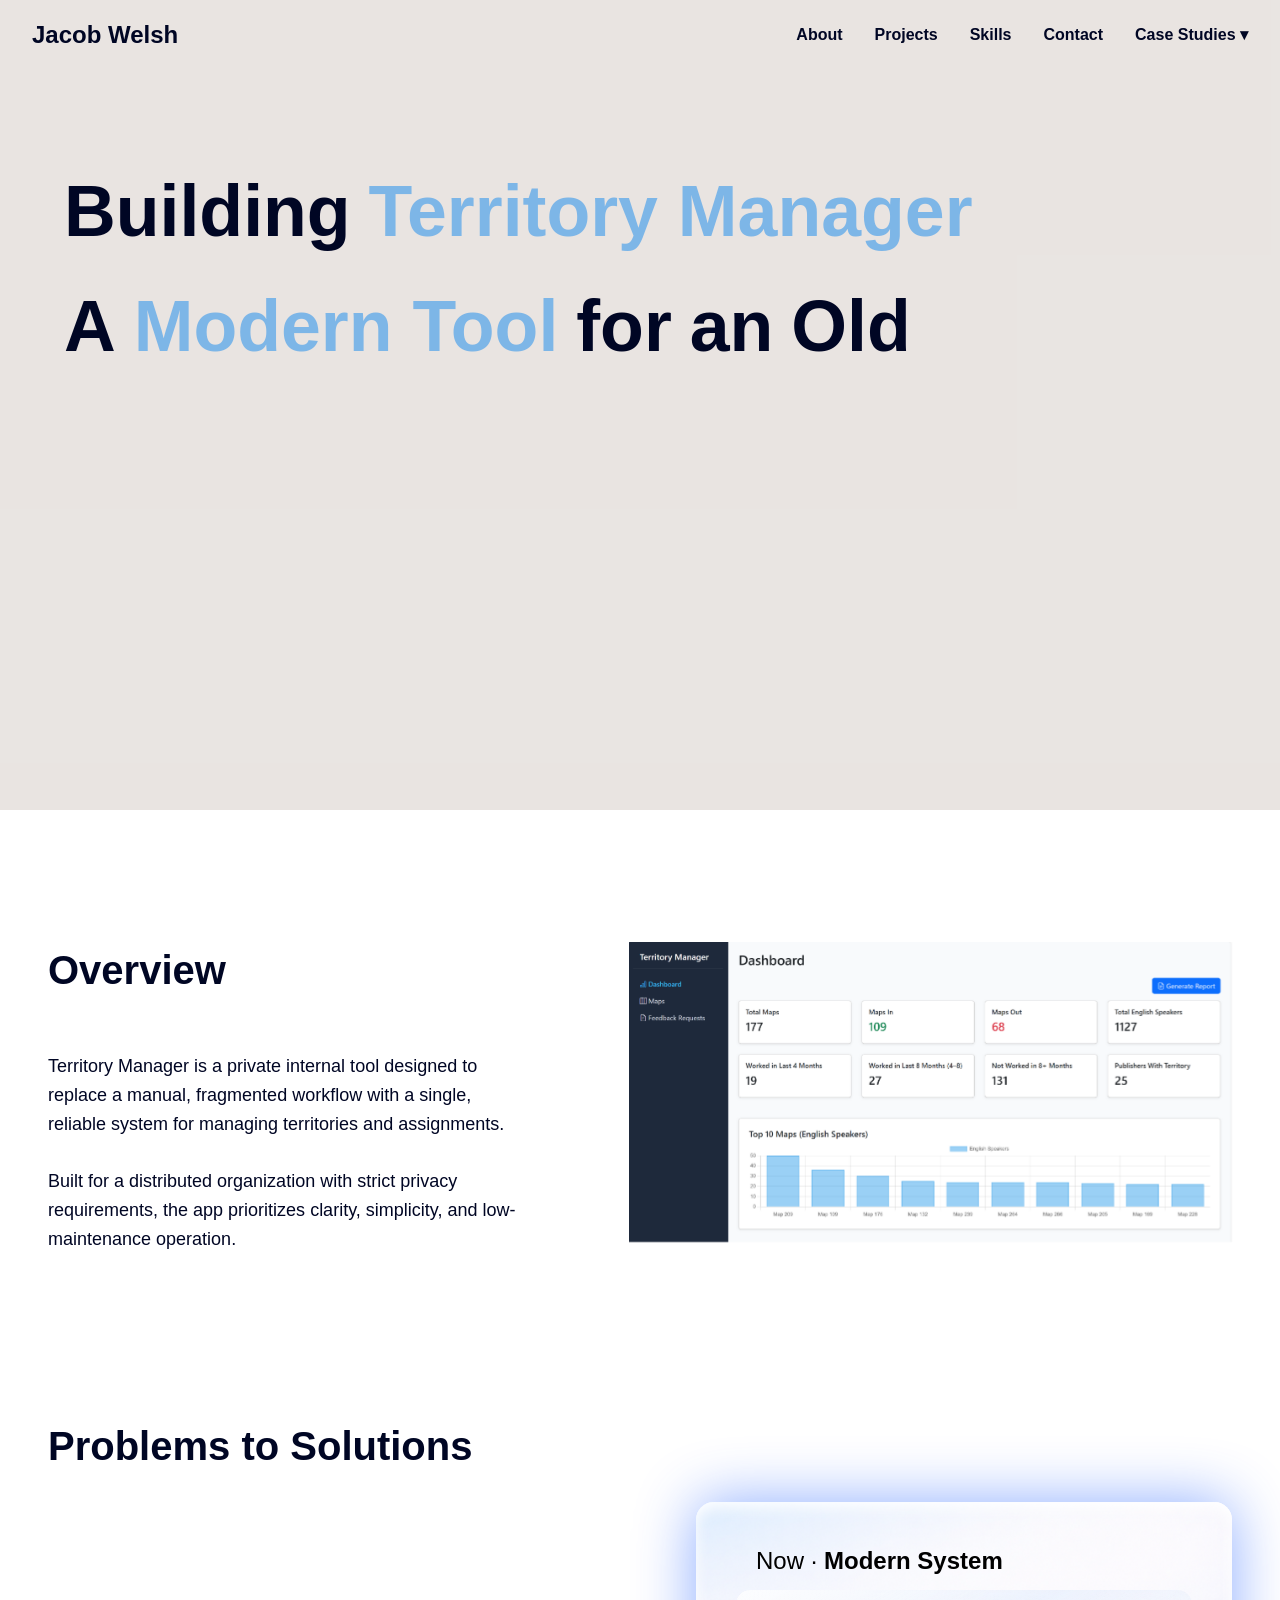
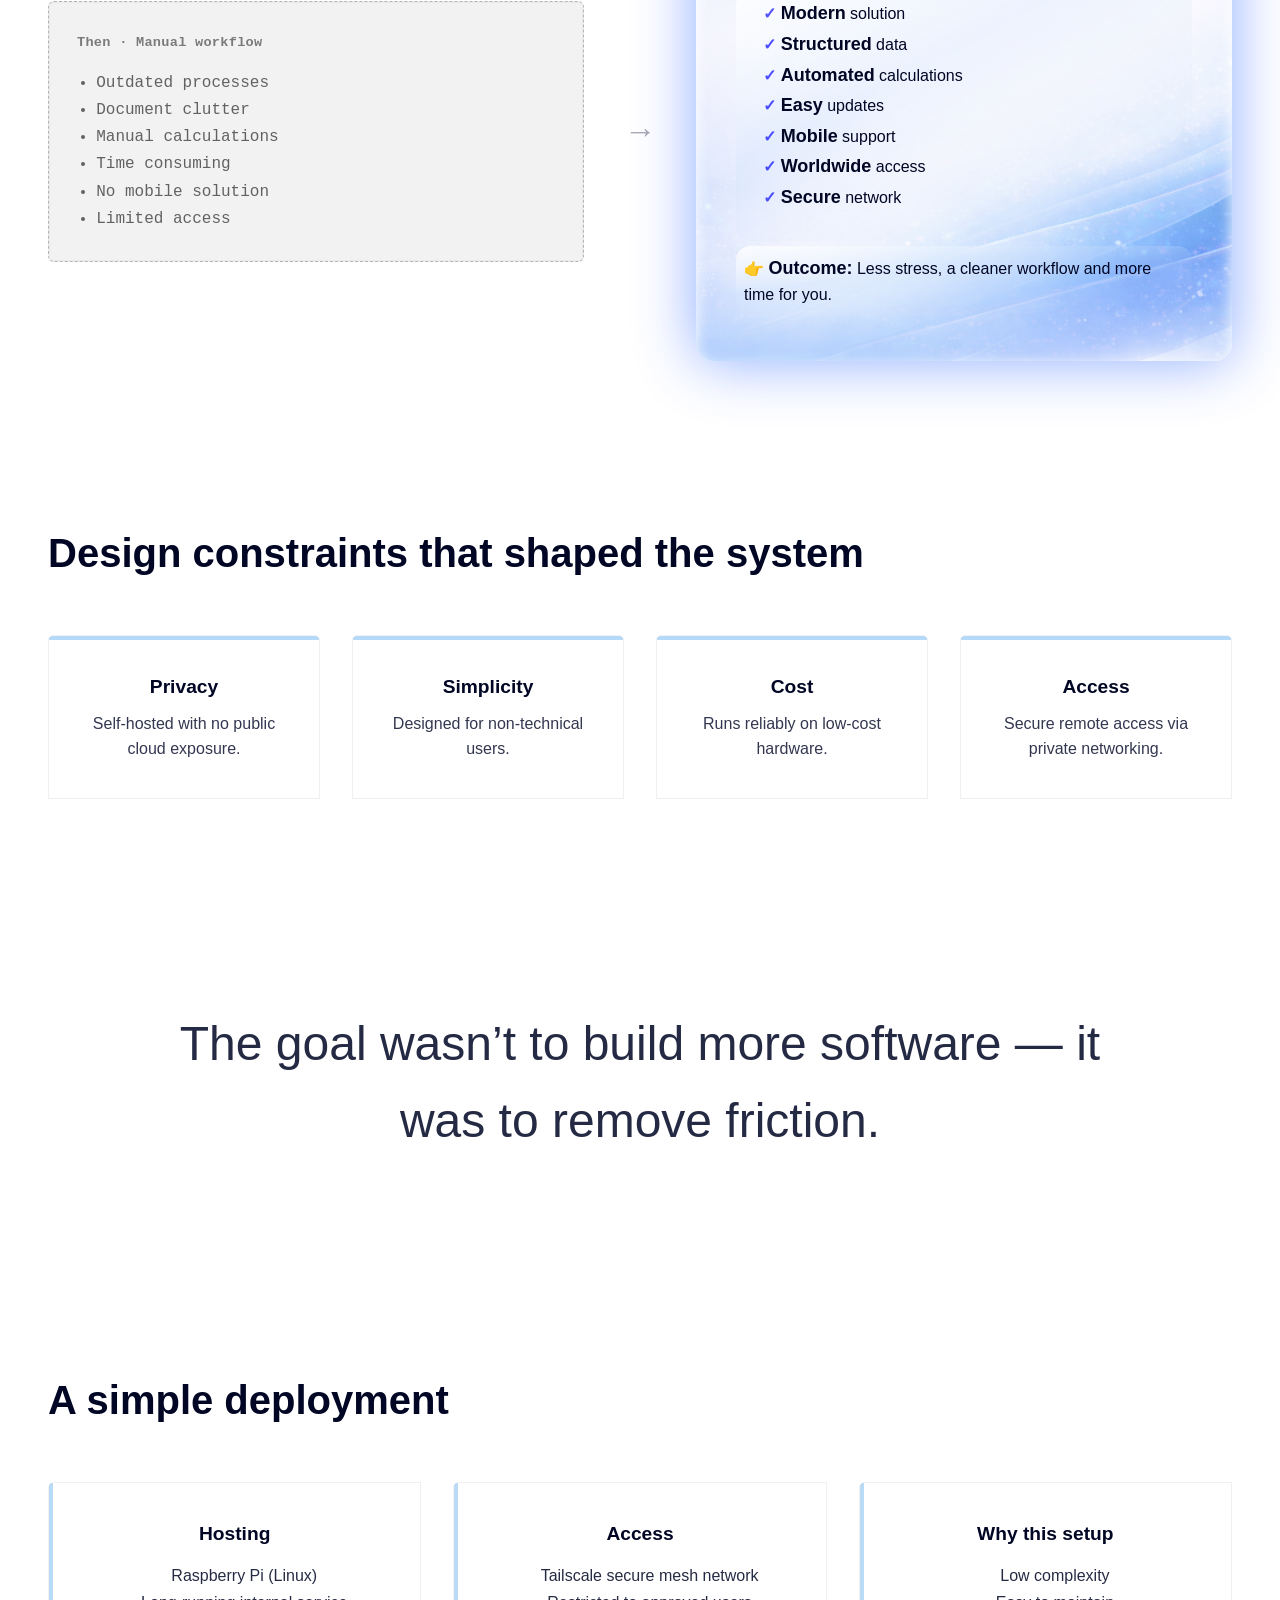
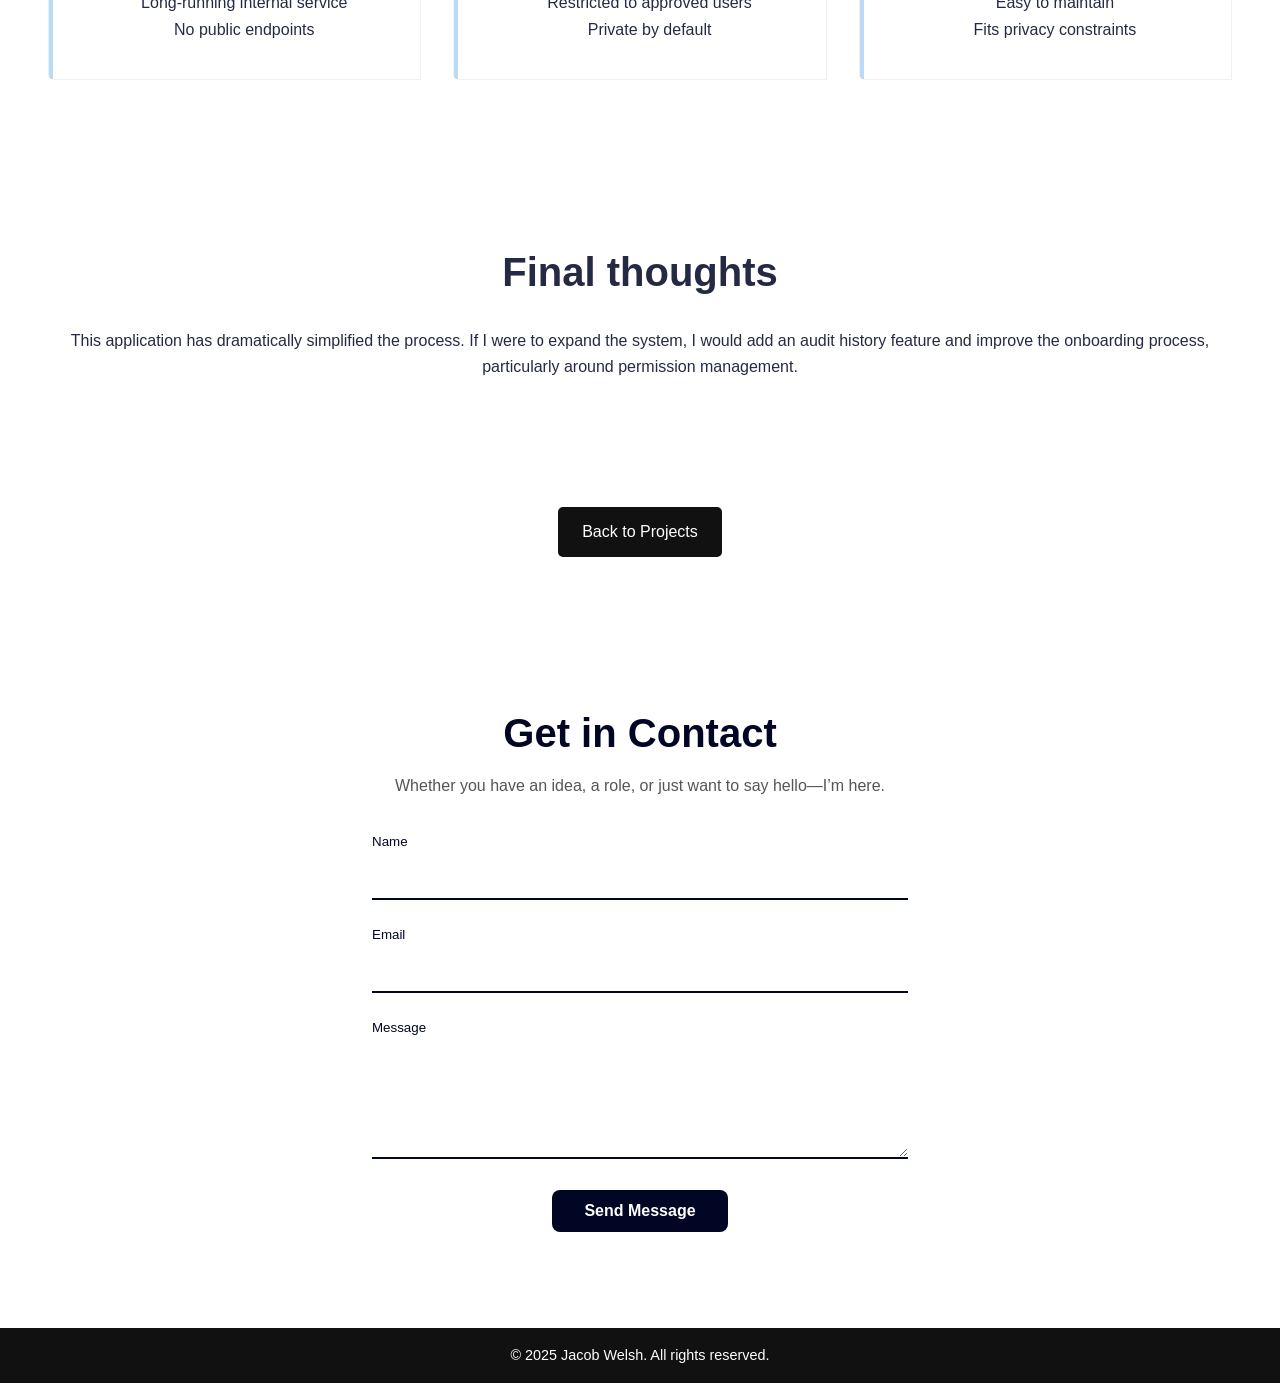
<file: case-studies/territory-manager.html>
<!DOCTYPE html>
<html lang="en">
<head>
    <meta charset="UTF-8" />
    <meta name="viewport" content="width=device-width, initial-scale=1.0" />
	<meta name="description" content="Case study of the Territory Manager web application built with HTML, CSS, JavaScript, and Python, designed to manage and organize territory data efficiently.">
    <title>Case Study: Territory Manager</title>
    <link rel="stylesheet" href="../static/css/main.css">
    <link rel="stylesheet" href="../static/css/case_studies.css">
</head>
<body class="case-study-page">
    <header>
        <div class="container nav-container">
            <div class="logo" style="font-weight: bold;">Jacob Welsh</div>
            <nav id="nav">
                <ul class="nav-links">
                    <li class="nav-btn"><a href="../index.html#about">About</a></li>
                    <li class="nav-btn"><a href="../index.html#projects">Projects</a></li>
                    <li class="nav-btn"><a href="../index.html#skills">Skills</a></li>
                    <li class="nav-btn"><a href="#contact">Contact</a></li>
					<li class="nav-btn dropdown">
            			<a href="javascript:void(0)" class="dropdown-toggle nav-link">Case Studies ▾</a>
            			<ul class="dropdown-menu">
              				<li><a href="territory-manager.html">Territory Manager</a></li>
            			</ul>
          			</li>
                </ul>
                <button id="menu-toggle">☰</button>
            </nav>
        </div>
    </header>
    <main>
        <section class="hero" style="background: #4b270f1f;">
            <div class="container">
                <h2 class="hero-title">
                    <span class="line">Building <span class="highlight" style="color: #3898ec9c;">Territory Manager</span></span><br>
                    <span class="line">A <span class="highlight" style="color: #3898ec9c;">Modern Tool</span> for an Old Workflow</span>
                </h2>
                <p class="hero-subtitle line">Case Studies</p>
                <a href="#about" class="btn word">Check It Out</a>
            </div>
        </section>
        <section id="case-study" class="case-study">
		        <!-- 1) ORIENTATION ZONE -->
		        <section id="about" class="sectionCS">
		            <div class="container about-container">
                        <div class="about-text">
                            <h2 class="grow-in" style="margin-bottom: 50px;">Overview</h2>
                            <p class="grow-in">
                                Territory Manager is a private internal tool designed to replace a manual,
					            fragmented workflow with a single, reliable system for managing territories
					            and assignments.
					            <br><br>
					            Built for a distributed organization with strict privacy requirements,
					            the app prioritizes clarity, simplicity, and low-maintenance operation.
                            </p>
                        </div>
                        <div class="study-image grow-in">
                            <img src="../static/assets/images/TeritoryManager.png" alt="Territory Manager Img">
                        </div>
                    </div>
	            </section>
		        <!-- 2) BEFORE / AFTER -->
		        <section id="problem" class="case-zone case-contrast sectionCS">
					<h2 class="grow-in">Problems to Solutions</h2>
			        <div class="transition-grid grow-in">
		                <div class="transition-card before">
			                <span class="transition-label">Then · Manual workflow</span>
			                <ul>
                                <li>Outdated processes</li>
				                <li>Document clutter</li>
				                <li>Manual calculations</li>
				                <li>Time consuming</li>
                                <li>No mobile solution</li>
                                <li>Limited access</li>
			                </ul>
		                </div>

		                <div class="transition-divider">
			                <span>→</span>
		                </div>

		                <div class="transition-card after">
							<div>
								<div class="glass-content" style="margin-bottom: 10px; margin-left:20px; font-size: clamp(.5rem, 3vw, 1.5rem); color: #000000;">
									Now · <span style="font-weight: bold;">Modern System</span>
								</div>
							</div>
							<div class="glass-panel">
								<ul class="glass-content" style="margin-bottom: 20px;  list-style: none;">
                                	<li><span style="font-weight:bold; color: rgba(0, 0, 255, 0.692);">✓  </span><strong style="font-size: 18px;">  Modern</strong> solution</li>
				                	<li><span style="font-weight:bold; color: rgba(0, 0, 255, 0.692);">✓  </span><strong style="font-size: 18px;">  Structured</strong> data</li>
				                	<li><span style="font-weight:bold; color: rgba(0, 0, 255, 0.692);">✓  </span><strong style="font-size: 18px;">  Automated</strong> calculations</li>
				                	<li><span style="font-weight:bold; color: rgba(0, 0, 255, 0.692);">✓  </span><strong style="font-size: 18px;">  Easy</strong> updates</li>
                                	<li><span style="font-weight:bold; color: rgba(0, 0, 255, 0.692);">✓  </span><strong style="font-size: 18px;">  Mobile</strong> support</li>
                                	<li><span style="font-weight:bold; color: rgba(0, 0, 255, 0.692);">✓  </span><strong style="font-size: 18px;">  Worldwide</strong> access</li>
                                	<li><span style="font-weight:bold; color: rgba(0, 0, 255, 0.692);">✓  </span><strong style="font-size: 18px;">  Secure</strong> network</li>
			                	</ul>
							</div>
							<div class="glass-panel">
								<p id="after-outcome" class="glass-content">👉 <strong style="font-size: 18px;">Outcome:</strong> Less stress, a cleaner workflow and more time for you.</p>
							</div>
		                </div>
	                </div>
		        </section>

		        <!-- 3) DECISION CARDS -->
		        <section class="case-zone case-decisions sectionCS">
					<h2 class="grow-in" id="h2Comp" style="text-align: left; margin-bottom: 50px;">Design constraints that shaped the system</h2>
					<h2 class="grow-in" id="h2Phone" style="text-align: left; margin-bottom: 50px;">What shaped the system</h2>
			        <div class="decision-grid grow-in">
				        <div class="decision-card">
					        <h4>Privacy</h4>
					        <p>Self-hosted with no public cloud exposure.</p>
				        </div>

				        <div class="decision-card">
					        <h4>Simplicity</h4>
					        <p>Designed for non-technical users.</p>
				        </div>

				        <div class="decision-card">
					        <h4>Cost</h4>
					        <p>Runs reliably on low-cost hardware.</p>
				        </div>

				        <div class="decision-card">
					        <h4>Access</h4>
					        <p>Secure remote access via private networking.</p>
				        </div>
			        </div>
		        </section>

		        <!-- 4) VISUAL PAUSE -->
		        <section class="case-zone case-pause sectionCS grow-in">
			        <p class="case-pause-text"> The goal wasn’t to build more software — it was to remove friction. </p>
		        </section>

		        <!-- 5) ARCHITECTURE / DEPLOYMENT -->
		        <section class="case-zone case-proof sectionCS">
					<h2 class="grow-in" style="text-align: left; margin-bottom: 50px;">A simple deployment</h2>
			        <div class="proof-grid grow-in">
				        <div class="proof-card">
					        <h4>Hosting</h4>
					        <ul style="list-style-type: none;">
						        <li>Raspberry Pi (Linux)</li>
						        <li>Long-running internal service</li>
						        <li>No public endpoints</li>
					        </ul>
				        </div>

				        <div class="proof-card">
					        <h4>Access</h4>
					        <ul style="list-style-type: none;">
						        <li>Tailscale secure mesh network</li>
						        <li>Restricted to approved users</li>
						        <li>Private by default</li>
					        </ul>
				        </div>

				        <div class="proof-card">
					        <h4>Why this setup</h4>
					        <ul style="list-style-type: none;">
						        <li>Low complexity</li>
						        <li>Easy to maintain</li>
						        <li>Fits privacy constraints</li>
					        </ul>
				        </div>
			        </div>
		        </section>

		        <!-- 6) REFLECTION -->
		        <section class="case-zone case-reflection section">
					<h2>Final thoughts</h2>
			        <p>
				        This application has dramatically simplified the process. If I were to expand the system, I would add an audit history
						feature and improve the onboarding process, particularly around permission management.
			        </p>
		        </section>

		        <!-- 7) EXIT CTA -->
		        <section class="case-zone case-exit section">
			        <a href="../index.html#projects" class="btn">Back to Projects</a>
		        </section>
        </section>
		<section id="contact" class="contact-section">
      		<div id="form-wrapper">
        		<h2 class="line">Get in Contact</h2>
        		<p>Whether you have an idea, a role, or just want to say hello—I’m here.</p>
        		<form class="contact-form" method="POST" action="https://formspree.io/f/xeoznzno" id="contact-form">
          			<div>
            			<label for="name">Name</label>
            			<input id="name" name="name" type="text" required />
          			</div>
          			<div>
            			<label for="email">Email</label>
            			<input id="email" name="email" type="email" required />
          			</div>
          			<div>
            			<label for="message">Message</label>
            			<textarea id="message" name="message" rows="5" required></textarea>
          			</div>
          			<button type="submit">Send Message</button>
        		</form>
      		</div>
      		<div id="thank-you-message" class="thank-you hidden grow-in">
        		<h2 class="line">Thank You!</h2>
        		<p>Your message has been sent successfully.<br>I'll be in touch soon.</p>
        		<a href="/" class="btn">Back to Home</a>
      		</div>
		</section>


    </main>
	<footer>
        <div class="container">
            <p>&copy; 2025 Jacob Welsh. All rights reserved.</p>
        </div>
    </footer>

    <script src="../static/js/main.js" defer></script>
</body>
</file>
<file: static/css/main.css>
/* Animation Styles */

.word {
  opacity: 0;
  transform: translateY(20px);
  display: inline-block;
  transition: opacity 0.4s ease, transform 0.4s ease;
  margin-right: 0.25em; /* ✅ adds spacing between words */
}

.word.show-word {
  opacity: 1;
  transform: translateY(0);
}

.letter {
  opacity: 0;
  display: inline-block;
  transform: translateY(10px);
  transition: opacity 0.6s ease, transform 0.6s ease;
}

.show-letter {
  opacity: 1;
  transform: translateY(0);
  transition-delay: 0.2s;
}

.grow-in {
  opacity: 0;
  transform: scale(0.94);
  transition: 
    opacity 0.6s ease-in-out,
    transform 0.6s ease-in-out;
  will-change: opacity, transform;
}

.grow-in.visible {
  opacity: 1;
  transform: scale(1);
  transition: 
    opacity 0.6s ease-in-out,
    transform 0.6s ease-in-out;
}

/* Base Styles */
html {
  scroll-behavior: smooth;
}
* {
  margin: 0;
  padding: 0;
  box-sizing: border-box;
}
body {
  font-family: Arial, sans-serif;
  line-height: 1.6;
  background-color: white;
  color: #333;
}
.container {
  width: 100%;
  margin: 0 auto;
}

/* Header */
header {
  position: absolute;
  top: 0;
  left: 0;
  width: 100%;
  z-index: 10;
  background: transparent;
  padding: 1rem 2rem;
}
.nav-container {
  display: flex;
  justify-content: space-between;
  align-items: center;
}
.logo {
  font-size: 1.5rem;
  color: rgb(0, 6, 36);
}
.nav-links {
  list-style: none;
  display: flex;
  gap: 2rem;
}
.nav-links a {
  color: rgb(0, 6, 36);
  text-decoration: none;
  font-weight: bold;
  transition: color 0.3s ease;
  &:hover {
    color: #c7832f;
  }
}
#menu-toggle {
  display: none;
  background: none;
  border: none;
  color: rgb(0, 6, 36);
  font-size: 1.5rem;
}

/* Dropdown container */
.dropdown {
  position: relative;
}

/* Hide menu by default */
.dropdown-menu {
  position: absolute;
  top: 100%;
  right: 0;     /* 🔥 add this */
  left: auto;   /* 🔥 add this */
  background: white;
  list-style: none;
  padding: 0.5rem 0;
  margin: 0;
  min-width: 200px;
  box-shadow: 0 8px 20px rgba(0,0,0,0.1);
  opacity: 0;
  pointer-events: none;
  transform: translateY(10px);
  transition: all 0.25s ease;
  border-radius: 8px;
  border: 1px solid rgba(0,0,0,0.05);
  backdrop-filter: blur(10px);
}

/* Show on hover */
.dropdown:hover .dropdown-menu {
  opacity: 1;
  pointer-events: auto;
  transform: translateY(0);
}

/* Dropdown items */
.dropdown-menu li {
  padding: 0;
}

.dropdown-menu a {
  display: block;
  padding: 0.75rem 1.25rem;
  color: rgb(0, 6, 36);
  text-decoration: none;
  white-space: nowrap;
}

.dropdown-menu a:hover {
  color: #c7832f;
}

/* Hero Section */
.hero {
  min-height: 90vh;
  padding-top: clamp(4rem, 10vh, 6rem);  /* more top padding */
  padding-right: clamp(2rem, 6vw, 4rem);
  padding-bottom: clamp(2rem, 6vw, 4rem);
  padding-left: clamp(2rem, 6vw, 4rem);
  background: #3898ec1c;
  color: rgb(0, 6, 36);
  text-align: left;
  display: flex;
  flex-direction: column;
  justify-content: center;
}
.hero-title {
  font-size: clamp(3rem, 5.6vw, 5rem);
}
.highlight {
  color: #c7832f;
  font-weight: bold;
}
.hero-subtitle {
  margin: 2rem 0;
  margin-bottom: 4rem;
  font-size: clamp(1.4rem, 2vw, 1.5rem);
}
.btn {
  padding: 0.75rem 1.5rem;
  background: #111;
  color: #fff;
  text-decoration: none;
  border-radius: 5px;
}

/* Section */
.section {
  padding: 3rem 3rem;
  margin-top: 2rem;
  margin-bottom: 2rem;
  background: #fff;
  color: rgb(0, 6, 36);
}

.section h2 {
  font-size: 2.5rem;
  margin-bottom: 1.5rem;
  color: rgb(0, 6, 36);
}
/* Project Grid */
.projects-grid {
  display: grid;
  grid-template-columns: repeat(auto-fit, minmax(300px, 1fr));
  gap: 3rem;
  margin-top: 2rem;
}

.project-card {
  background: white; 
  overflow: hidden;
  box-shadow: 0 10px 20px rgba(0,0,0,0.15);
  transition: transform 0.3s ease, box-shadow 0.3s ease;
}

.project-card:hover {
  transform: translateY(-5px);
  box-shadow: 0 15px 30px rgba(0,0,0,0.25);
}

.project-image img {
  width: 100%;
  height: 200px;
  object-fit: cover;
}

.project-content {
  padding: 1.5rem;
}

.project-content h3 {
  margin-top: 0;
  color: black;
}

.project-content p {
  color: black;
  margin: 0.5rem 0 1rem;
}

.project-link {
  display: inline-block;
  padding: 0.5rem 1rem;
  background: #3898ec;
  color: #fff;
  border-radius: 0.5rem;
  text-decoration: none;
  font-weight: bold;
  transition: background 0.3s ease;
}

.project-link:hover {
  background: #2563eb;
}


/* About Section */
.about-container {
  display: flex;
  align-items: center;
  justify-content: space-between;
  flex-wrap: wrap;
  gap: 6rem;
}

.about-text {
  flex: 1 1 40%;
  min-width: 300px;
  font-size: 18px;
}

.about-image {
  flex: 1 1 30%;
  text-align: center;
}

.about-image img {
  max-width: 100%;
  height: auto;
}


/* Skills */

#skills-title {
  margin-bottom: 0;
}

.skills-carousel {
  overflow: hidden;
  width: 100%;
  position: relative;
  margin-top: 2rem;
  opacity: 1;
  transform: translateY(0);
  transition: opacity 0.5s ease, transform 0.5s ease;
  pointer-events: auto;
  height: auto;
}

.carousel-track {
  display: flex;
  animation: scroll-left 18s linear infinite;
  width: fit-content;
}

.skill-item-carousel {
  flex: 0 0 auto;
  text-align: center;
  padding-right: 5rem;
}

.skill-item-carousel img {
  width: 120px;
  height: 120px;
  object-fit: contain;
  margin-bottom: 0.5rem;
}

.skill-item-carousel span {
  display: block;
  font-size: 1rem;
  color: #cbd5e1;
}

#skills-list {
  display: grid;
  grid-template-columns: repeat(auto-fit, minmax(200px, 1fr));
  gap: 2rem;
  justify-items: center;
  list-style: none;
  padding: 2rem 0;
  margin: 0 auto;
  max-width: 900px;
}

#skills-list .skill-item {
  text-align: center;
  opacity: 0;
  transform: translateY(20px);
  transition: opacity 0.4s ease, transform 0.4s ease;
  margin-top: 3rem;
}

#skills-list .skill-item.visible {
  opacity: 1;
  transform: translateY(0);
}

#skills-list .skill-item img {
  width: 100px;
  height: 100px;
  object-fit: contain;
  margin-bottom: 0.5rem;
}

#skills-list .skill-item span {
  display: block;
  font-size: 1rem;
  color: rgb(0, 6, 36);
}


.skills-header {
  display: flex;
  margin-bottom: 1rem;
}

#view-toggle {
  margin-left: 1rem;
  padding: 0.5rem 1rem;
  background-color: white;
  color: blue;
  border: none;
  border-radius: 0.5rem;
  cursor: pointer;
}

.list-toggle {
  display: none;
}

/* Animation */
@keyframes scroll-left {
  0% {
    transform: translateX(0);
  }
  100% {
    transform: translateX(-50%);
  }
}

/* Resume Banner */
.cta-banner {
  display: flex;
  background-color: #3898ec1c;
  color: rgb(0, 6, 36);
  text-align: left;
  padding: 3rem 4rem;
  margin-top: 4rem;
  border-radius: 1rem;
  box-shadow: 0 4px 12px rgba(0, 0, 0, 0.15);
  align-items: center;
}

.cta-banner h2 {
  font-size: 4rem;
  margin-bottom: 0.5rem;
}

.cta-banner p {
  font-size: 1.2rem;
  margin-bottom: 1.5rem;
}

#cta-container {
  display: flex;
  justify-content: space-between;
  align-items: center;
  width: 100%;
}

.cta-buttons {
  display: flex;
  gap: 2rem;
  justify-content: center;
  align-items: center;
  padding-right: 4rem;
}

.cta-buttons .btn {
  background-color: rgb(0, 6, 36);
  border: 2px solid #ffffff;
  color: #c7832f;
  padding: 0.75rem 2rem;
  font-weight: bold;
  border-radius: 0.5rem;
  text-decoration: none;
  transition: color 0.3s;
}

.cta-buttons .btn:hover {
  color: white;
}

.cta-buttons .btn-secondary {
  background-color: rgb(0, 6, 36);
  border: 2px solid #ffffff;
  color: #c7832f;
}

.cta-buttons .btn-secondary:hover {
  color: white;
}


/* Contact */
.contact-section {
  max-width: 600px;
  margin: 4rem auto;
  text-align: center;
  padding: 2rem;
}

.contact-section h2 {
  font-size: 2.5rem;
  margin-bottom: 0.5rem;
  color: rgb(0, 6, 36);
}

.contact-section p {
  color: #555;
  margin-bottom: 2rem;
}

.contact-form div {
  margin-bottom: 1.5rem;
  text-align: left;
}

.contact-form label {
  display: block;
  font-size: smaller;
  margin-bottom: 0.25rem;
  font-weight: 500;
  color: rgb(0, 6, 36);
}

.contact-form input,
.contact-form textarea {
  width: 100%;
  padding: 0.75rem 0;
  border: none;
  border-bottom: 2px solid rgb(0, 6, 36);
  background: transparent;
  font-size: 1rem;
  color: black;
  transition: border-color 0.3s;
}

.contact-form input:focus,
.contact-form textarea:focus {
  outline: none;
  border-bottom-color: #c7832f;
}

.contact-form button {
  background-color: rgb(0, 6, 36);
  color: #fff;
  padding: 0.75rem 2rem;
  font-size: 1rem;
  font-weight: bold;
  border: none;
  border-radius: 0.5rem;
  cursor: pointer;
  transition: color 0.3s;
}

.contact-form button:hover {
  color: #c7832f;
}

/*Hidden Modal for PDF */
.pdf-modal {
  display: none;
  position: fixed;
  z-index: 9999;
  left: 0;
  top: 0;
  width: 100%;
  height: 100%;
  background-color: rgba(0, 0, 0, 0.8);
  overflow: auto;
}

.pdf-modal-content {
  position: relative;
  margin: 5% auto;
  max-width: 90%;
  background: #fff;
  padding: 1rem;
  border-radius: 8px;
  text-align: center;
}

#resume-image {
  width: 100%; /* always fit width */
  height: auto;
}

#close-modal {
  top: 10px;
  right: 20px;
  font-size: 2rem;
  cursor: pointer;
}

#modal-controls {
  display: flex;
  flex-direction: row;
  justify-content: flex-end;
  gap: 1rem;
}

#modal-controls button {
  display: inline-flex;
  align-items: center;
  justify-content: center;
  background: none;
  border: none;
  font-size: 1.5rem;
  cursor: pointer;
}


/*Thank You Section */
.thank-you {
  text-align: center;
  padding: 3rem 2rem;
  border-radius: 1rem;
  background-color: #3898ec1c;
  color: rgb(0, 6, 36);
  box-shadow: 0 4px 12px rgba(0, 0, 0, 0.1);
  animation: fadeInUp 0.5s ease forwards;
}

.thank-you p {
  margin-top: 1rem;
  font-size: 1.2rem;
  color: #333;
}

.thank-you .btn {
  margin-top: 2rem;
  background-color: #111;
  color: #fff;
  text-decoration: none;
  padding: 0.75rem 1.5rem;
  border-radius: 5px;
  display: inline-block;
}

.hidden {
  display: none;
}

@keyframes fadeInUp {
  from {
    opacity: 0;
    transform: translateY(20px);
  }
  to {
    opacity: 1;
    transform: translateY(0);
  }
}


/* Footer */
footer {
  background: #111;
  color: #fff;
  text-align: center;
  padding: 1rem 0;
  font-size: 0.9rem;
}

/* Responsive */
@media (max-width: 1200px) {
  .cta-buttons {
    flex-direction: column;
    padding-right: 0;
    font-size: 1rem;
    }

  #cta-container {
    flex-direction: column;
  }

  #resume-arrow {
    font-size: 0rem;
  }

  .cta-banner h2 {
    text-align: center;
    margin-bottom: 1rem;
    font-size: 3rem;
  }
}

@media (max-width: 768px) {

  .section {
  padding: 3rem 2rem;
  }

 .nav-links {
  display: flex;
  flex-direction: column;
  background: #fff;
  position: absolute;
  top: 60px;
  right: 0;
  padding: 1rem;
  width: 100%;
  box-shadow: 0 4px 12px rgba(0, 0, 0, 0.1);
  transform: translateY(-20px);
  opacity: 0;
  pointer-events: none;
  transition: transform 0.3s ease, opacity 0.3s ease;
  border-bottom-left-radius: 10px;
  border-bottom-right-radius: 10px;
  z-index: 1000;
  gap: 0;
}

.nav-links.active {
  transform: translateY(0);
  opacity: 1;
  pointer-events: auto;
}

#menu-toggle {
  display: flex;
  font-size: 1.5rem;
  color: rgb(0, 6, 36);
  background: none;
  border: none;
  cursor: pointer;
}

.nav-btn {
    display: flex;
    flex-direction: column;   /* 🔥 THIS is the real fix */
    align-items: center;
    justify-content: center;
    width: 100%;
  }

.nav-btn > a {
    height: 4rem;
    display: flex;
    align-items: center;
    justify-content: center;
    width: 100%;
  }

/* Make dropdown behave like normal flow */
.nav-links .dropdown-menu {
  position: static !important;
  width: 100%;
  background: transparent;
  box-shadow: none;
  padding: 0;
  margin: 0;
  overflow: hidden;
  max-height: 0;                 /* 🔥 collapsed state */
  opacity: 0;
  transform: translateY(-10px);
  border: none;
  border-left: 3px solid rgba(0,0,0,0.05);
  border-right: 3px solid rgba(0,0,0,0.05);

  transition:
    max-height 0.3s ease,
    opacity 0.3s ease,
    transform 0.3s ease;
}

.nav-links .dropdown.active .dropdown-menu {
  max-height: 300px;             /* 🔥 expanded state */
  opacity: 1;
  transform: translateY(0);
}

  .nav-links .dropdown-menu li {
    width: 100%;
  }

  .nav-links .dropdown-menu a {
    display: block;
    width: 100%;
    padding: 1rem;
    text-align: center;
  }
  
.list-toggle {
    display: inline-block;
  }

  .projects-grid {
    gap: 2rem;
  }

  .cta-buttons {
    flex-direction: column;
    padding-right: 0;
    font-size: 1rem;
    }

  #cta-container {
    flex-direction: column;
  }

  #resume-arrow {
    font-size: 0rem;
  }

  .cta-banner h2 {
    text-align: center;
    margin-bottom: 1rem;
    font-size: 3rem;
  }
}

@media (min-width: 769px) {
  #skills-list {
    display: none !important;
  }
}
</file>
<file: static/css/case_studies.css>
/* Section */
.sectionCS {
  padding: 3rem 3rem;
  margin-top: 2rem;
  margin-bottom: 4rem;
  background: #fff;
  color: rgb(0, 6, 36);
}

.sectionCS h2 {
  font-size: 2.5rem;
  margin-bottom: 1.5rem;
  color: rgb(0, 6, 36);
}

.dropdown.active .dropdown-menu {
  opacity: 1;
  pointer-events: auto;
  transform: translateY(0);
}

.case-study-page .nav-links a:hover {
  color: #3898ec9c;
}

.case-study-page .dropdown-menu a:hover {
  color: #3898ec;
}

.case-study {
	padding-top: 3rem;
}

.case-intro {
	max-width: 60ch;
	margin: 0 auto 7rem;
}

.case-intro-text {
	font-size: 1.15rem;
	line-height: 1.8;
	margin-bottom: 1.5rem;
}

.study-image {
  flex: 1 1 50%;
  text-align: center;
}

.study-image img {
  max-width: 100%;
  height: auto;
}

.case-contrast .contrast-grid {
	display: grid;
	grid-template-columns: 1fr 1fr;
	gap: 3rem;
}

.contrast-block {
	padding: 2rem;
	border-radius: 14px;
}

.contrast-block.before {
	background: rgba(0, 0, 0, 0.04);
}

.contrast-block.after {
	background: #3898ec1c;
}

.contrast-block h3 {
	margin-bottom: 1rem;
}

.decision-grid {
	display: grid;
	grid-template-columns: repeat(4, 1fr);
	gap: 2rem;
}

.decision-card {
	padding: 1.75rem;
	border-radius: 14px;
	border: 1px solid rgba(0, 0, 0, 0.08);
	background: white;
}

.case-pause-text {
	font-size: 3rem;
	max-width: 40ch;
	margin: 0 auto;
	opacity: 0.85;
	text-align: center;
	padding: 3rem;
}

.proof-grid {
	display: grid;
	grid-template-columns: repeat(3, 1fr);
	gap: 2rem;
}

.proof-card {
	padding: 1.75rem;
	border-radius: 14px;
	border: 1px solid rgba(0, 0, 0, 0.08);
	background: white;
}

.outcome-list {
	max-width: 40ch;
	margin: 0 auto;
	font-size: 1.1rem;
	line-height: 1.8;
}

.case-reflection {
	text-align: center;
	margin: 0 auto;
	opacity: 0.85;
}

.case-exit {
	display: flex;
	justify-content: center;
	gap: 1.5rem;
	flex-wrap: wrap;
}

.case-transition {
	margin: 6rem 0;
	text-align: center;
}

.transition-lede {
	margin-bottom: 2.5rem;
	font-size: 1.1rem;
	opacity: 0.75;
}

.transition-grid {
	display: grid;
	grid-template-columns: 1fr auto 1fr;
	gap: 2.5rem;
	align-items: center;
}

.transition-card {
	text-align: left;
}

.transition-card ul {
	margin: 0;
	padding-left: 1.2rem;
	line-height: 1.7;
}

/* THEN — intentionally outdated */
.transition-card.before {
  	font-family: courier;
	padding: 1.75rem;
	background: #f2f2f2;
	border: 1px dashed rgba(0, 0, 0, 0.25);
	border-radius: 6px;
	color: rgba(0, 0, 0, 0.7);
	filter: saturate(0.6);
	box-shadow: inset 0 0 0 1px rgba(0, 0, 0, 0.03);
}

.transition-card.before li {
	opacity: 0.85;
}

/* NOW — modern, calm, confident */
.transition-card.after {
	padding: 2.5rem;
	background-image: url("/static/assets/images/AfterCard.png");
	background-size: cover;
	background-position: center;
	background-repeat: no-repeat;
	border-radius: 18px;
	box-shadow:
    	0px 0px 60px rgba(0, 72, 255, 0.455),        /* outer glow */
    	inset 0 5px 15px white; /* inner highlight */
}

.transition-label {
	display: inline-block;
	margin-bottom: 1rem;
	font-weight: bold;
	letter-spacing: 0.02em;
	font-size: 0.85rem;
	opacity: 0.7;
}

.glass-panel{
  margin-bottom: 5px;
  position: relative;
  border-radius: 14px;
  max-width: 100%;
  padding: .5rem;
  isolation: isolate; /* keeps z-index predictable */
}

/* GLASS + BLUR layer */
.glass-panel::before{
  content:"";
  position:absolute;
  inset:0;
  border-radius:inherit;

  background: linear-gradient(
    to bottom right,
    rgba(255,255,255,.55) 0%,
    rgba(160, 200, 255, 0.267) 35%,
    rgba(160, 200, 255, 0.072) 60%,
    rgba(160,200,255,0) 100%
  );

  backdrop-filter: blur(12px);
  -webkit-backdrop-filter: blur(12px);

  /* Diagonal fade */
  mask-image: linear-gradient(
	to bottom right,
	#000 0%,
	#000 15%,
	rgba(0,0,0,.35) 75%,
	transparent 100%);

  -webkit-mask-image: linear-gradient(
	to bottom right,
	#000 0%,
	#000 15%,
	rgba(0,0,0,.35) 75%,
	transparent 100%);

  z-index: 0;
  pointer-events:none;
}

/* BORDER layer (this is the key) */
.glass-panel::after{
  content:"";
  position:absolute;
  inset:0;
  border-radius:inherit;
  pointer-events:none;
  z-index: 0;

  /* Gradient border that naturally fades */
  border: 1px solid transparent;
  background:
    linear-gradient(transparent, transparent) padding-box,
    linear-gradient(
      to bottom right,
      rgba(255,255,255,.55) 0%,
      rgba(255,255,255,.25) 35%,
      rgba(255,255,255,.10) 60%,
      rgba(255,255,255,0) 100%
    ) border-box;

  /* SAME diagonal fade as the glass */
  mask-image: linear-gradient(to bottom right, #000 0%, #000 25%, rgba(0, 0, 0, 0.144) 100%, transparent 100%);
  -webkit-mask-image: linear-gradient(to bottom right, #000 0%, #000 25%, rgba(0,0,0,.144) 100%, transparent 100%);
}

/* content stays above */
.glass-content{
  position: relative;
  z-index: 1;
}

.transition-label-after {
  color: #c7832f;
  font-size: 18px;
  opacity: unset;
}

#after-outcome {
  font-size: 16px;
}

.transition-divider {
	font-size: 2rem;
	opacity: 0.35;
}

.case-decisions {
	text-align: center;
}

.decision-intro {
	margin-bottom: 2.5rem;
	font-size: 1.1rem;
	opacity: 0.75;
}

/* Card base */
.decision-card {
	position: relative;
	padding: 2.25rem;
	border-radius: 0;
	background: white;
	border: 1px solid rgba(0, 0, 0, 0.06);
	transition: transform 0.25s ease, box-shadow 0.25s ease;
	border-top-left-radius: 6px;
	border-top-right-radius: 6px;
}

/* Subtle accent line */
.decision-card::before {
	content: "";
	position: absolute;
	top: 0;
	left: 0;
	width: 100%;
	height: 4px;
	background: #3898ec9c;
	border-top-left-radius: 16px;
	border-top-right-radius: 16px;
	opacity: 0.6;
}

/* Hover polish */
.decision-card:hover {
	transform: translateY(-4px);
	box-shadow: 0 12px 24px rgba(0, 0, 0, 0.12);
}

/* Typography refinement */
.decision-card h4 {
	margin-bottom: 0.5rem;
	font-size: 1.2rem;
}

.decision-card p {
	opacity: 0.8;
	line-height: 1.6;
}

.case-proof {
	text-align: center;
}

.proof-intro {
	margin-bottom: 3rem;
	font-size: 1.1rem;
	opacity: 0.75;
}

/* Proof cards */
.proof-card {
	position: relative;
	padding: 2.25rem;
	border-radius: 0;
	border-bottom-left-radius: 6px;
	border-top-left-radius: 6px;
	background: white;
	border: 1px solid rgba(0, 0, 0, 0.06);
	transition: transform 0.25s ease, box-shadow 0.25s ease;
}

/* Subtle vertical accent */
.proof-card::before {
	content: "";
	position: absolute;
	top: 0;
	left: 0;
	bottom: 0;
	width: 4px;
	background: rgba(56, 152, 236, 0.35);
	border-top-left-radius: 16px;
	border-bottom-left-radius: 16px;
}

/* Hover polish */
.proof-card:hover {
	transform: translateY(-3px);
	box-shadow: 0 14px 28px rgba(0, 0, 0, 0.12);
}

.proof-card h4 {
	margin-bottom: 0.75rem;
	font-size: 1.2rem;
}

.proof-card ul {
	margin: 0;
	padding-left: 1.2rem;
	line-height: 1.7;
	opacity: 0.85;
}



/* Invisible content */

#h2Phone {
	display: none;
}

html, body {
  overflow-x: hidden;
}

@media (max-width: 900px) {
	.transition-grid {
		grid-template-columns: 1fr;
	}

	.transition-divider {
		display: none;
	}

  	.contrast-grid,
	.decision-grid,
	.proof-grid {
		grid-template-columns: 1fr;
	}

	.transition-card.after {
    	box-shadow:0px 0px 15px rgba(0, 72, 255, 0.3), inset 0 5px 15px white;
	}

	#h2Phone {
		display: block;
	}

	#h2Comp {
		display: none;
	}
}

@media (max-width: 768px) {
  .sectionCS {
    padding: 2rem 1rem;
  }

  .about-container {
    gap: 2rem;
  }

  .transition-grid {
    gap: 1.5rem;
  }
}
</file>
